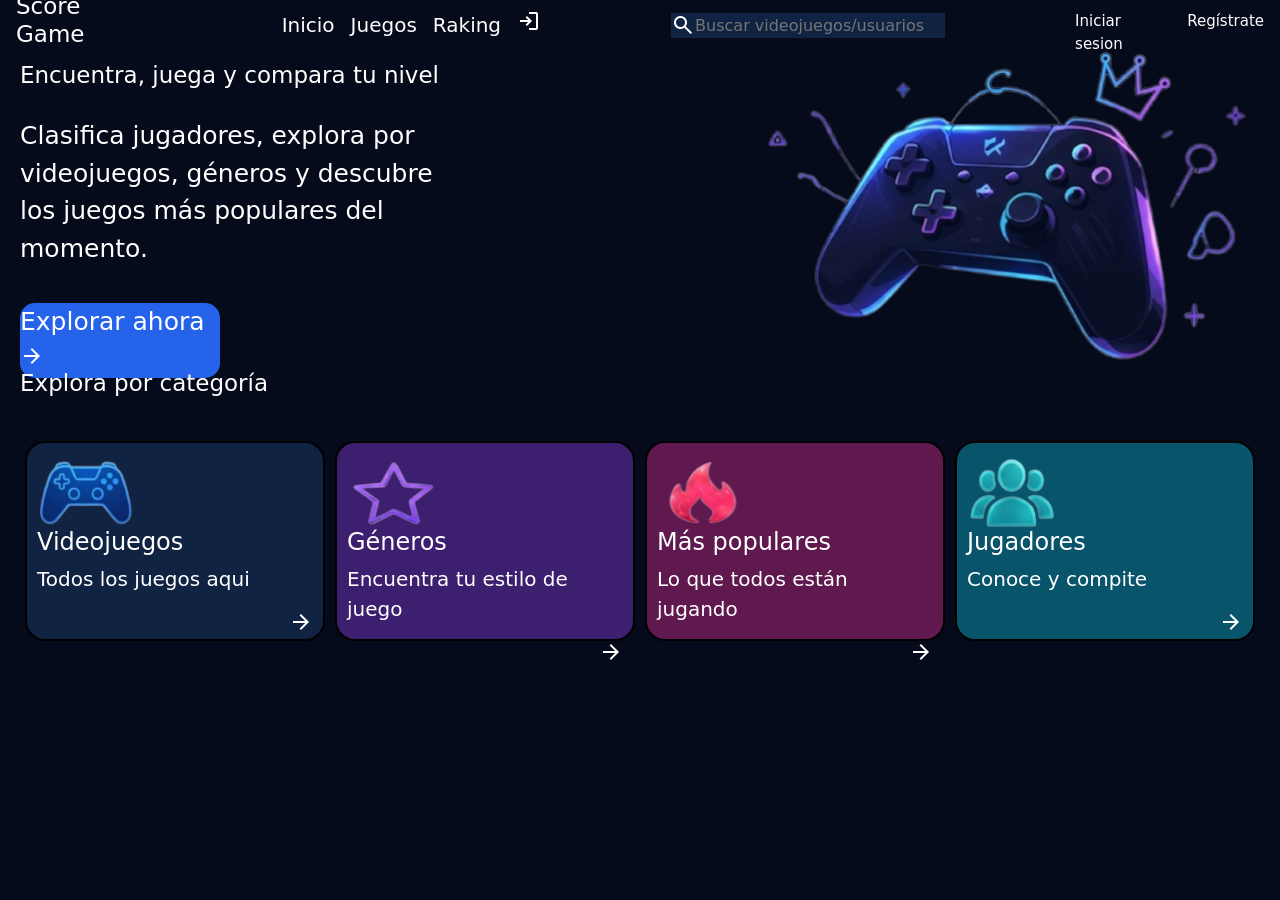
<file: index.html>
<!DOCTYPE html>
<html lang="en">
<head>
    <meta charset="UTF-8">
    <meta name="viewport" content="width=device-width, initial-scale=1.0">
    <title>Score Game</title>
    <link rel="stylesheet" href="https://fonts.googleapis.com/css2?family=Material+Symbols+Outlined:opsz,wght,FILL,GRAD@24,400,0,0" />
    <link href="https://cdn.jsdelivr.net/npm/bootstrap@5.3.8/dist/css/bootstrap.min.css" rel="stylesheet">
    <script src="https://cdn.jsdelivr.net/npm/bootstrap@5.3.8/dist/js/bootstrap.bundle.min.js"></script>
    <link rel="stylesheet" href="estilos.css">
</head>
<body>
    <header id="menu" class="d-flex align-items-center justify-content-between flex-row  p-3">
        <h2>Score Game</h2>
        <nav>
            <ul class="d-flex align-items-center list-unstyled m-0 gap-3">
                <li><a href="index.html">Inicio</a></li>
                <li><a href="#">Juegos</a></li>
                <li><a href="Ranking/indexRanking.html">Raking</a></li>
                <li class="nav-item"><a class="nav-link" data-bs-toggle="modal" data-bs-target="#myModalAdmin" href="#"><span class="material-symbols-outlined">login</span></a> </li>
            </ul>
        </nav>
        <section id="buscador">
            <span class="material-symbols-outlined">search</span>
            <input type="search" placeholder="Buscar videojuegos/usuarios" id="busca">
        </section>
        <section id="formularios">
            <a href="InicioSesion/indexSesion.html">Iniciar sesion</a>
            <a href="Registro/indexRegistro.html">Regístrate</a>
        </section>
    </header>

    <main>
        <section id="banner">
            <section id="banner-texto" >
                <h2>Encuentra, juega y compara tu nivel</h2>
                <p>Clasifica jugadores, explora por videojuegos, géneros y descubre los juegos más populares del momento.</p>
                <a href="Ranking/indexRanking.html " id="explorar">Explorar ahora <span class="material-symbols-outlined">arrow_forward</span></a>
            </section>
            <aside id="banner-imagen">
                <img src="control.png" alt="Control de videojuegos" height="350px" >
            </aside>
        </section>

        <section id="categorias">
            <h2>Explora por categoría</h2>
            <section id="lista-categorias">
                <article class="categoria" id="videojuego">
                    <img src="control chiquito.png" width="100px" height="75px">
                    <h4>Videojuegos</h4>
                    <p>Todos los juegos aqui</p>
                    <span class="material-symbols-outlined">arrow_forward</span>
                </article>
                <article class="categoria" id="generos">
                    <img src="estrella.png" width="90px" height="75px">
                    <h4>Géneros</h4>
                    <p>Encuentra tu estilo de juego</p>
                    <span class="material-symbols-outlined">arrow_forward</span>
                </article>
                <article class="categoria" id="populares">
                    <img src="fuego.png" width="90px" height="75px">
                    <h4>Más populares</h4>
                    <p>Lo que todos están jugando</p>
                    <span class="material-symbols-outlined">arrow_forward</span>
                </article>
                <article class="categoria" id="jugadores">
                    <img src="usuarios.png" width="90px" height="75px">
                    <h4>Jugadores</h4>
                    <p>Conoce y compite</p>
                    <span class="material-symbols-outlined">arrow_forward</span>
                </article>
            </section>
        </section>
    </main>

   <div class="modal  " id="myModalAdmin">
  <div class="modal-dialog">
    <div class="modal-content  modal_admin" >

      <!-- Modal Header -->
      <div class="modal-header">
        <h4 class="modal-title">iniciar sesion Admin</h4>
        <button type="button" class="btn-close" data-bs-dismiss="modal"></button>
      </div>

      <!-- Modal body -->
      <div class="modal-body">
       <form action="Admin/indexAdmin.html">
  <div class="mb-3 mt-3">
    <label for="email" class="form-label">Email:</label>
    <input type="email" class="form-control" id="email" placeholder="ejemplo:juanQgmail.com" name="email">
  </div>
  <div class="mb-3">
    <label for="pwd" class="form-label">Contrasena:</label>
    <input type="password" class="form-control" id="pwd" placeholder="introducir contraseña" name="pswd">
  </div>
  <div class="form-check mb-3">
    <label class="form-check-label">
      <input class="form-check-input" type="checkbox" name="remember"> recuerdame
    </label>
  </div>
  <button type="submit" class="btn btn-primary">Submit</button>
</form>
      </div>

      <!-- Modal footer -->
      <div class="modal-footer">
        <button type="button" class="btn btn-danger" data-bs-dismiss="modal">Close</button>
      </div>

    </div>
  </div>
</div>

</body>
</html>
</file>
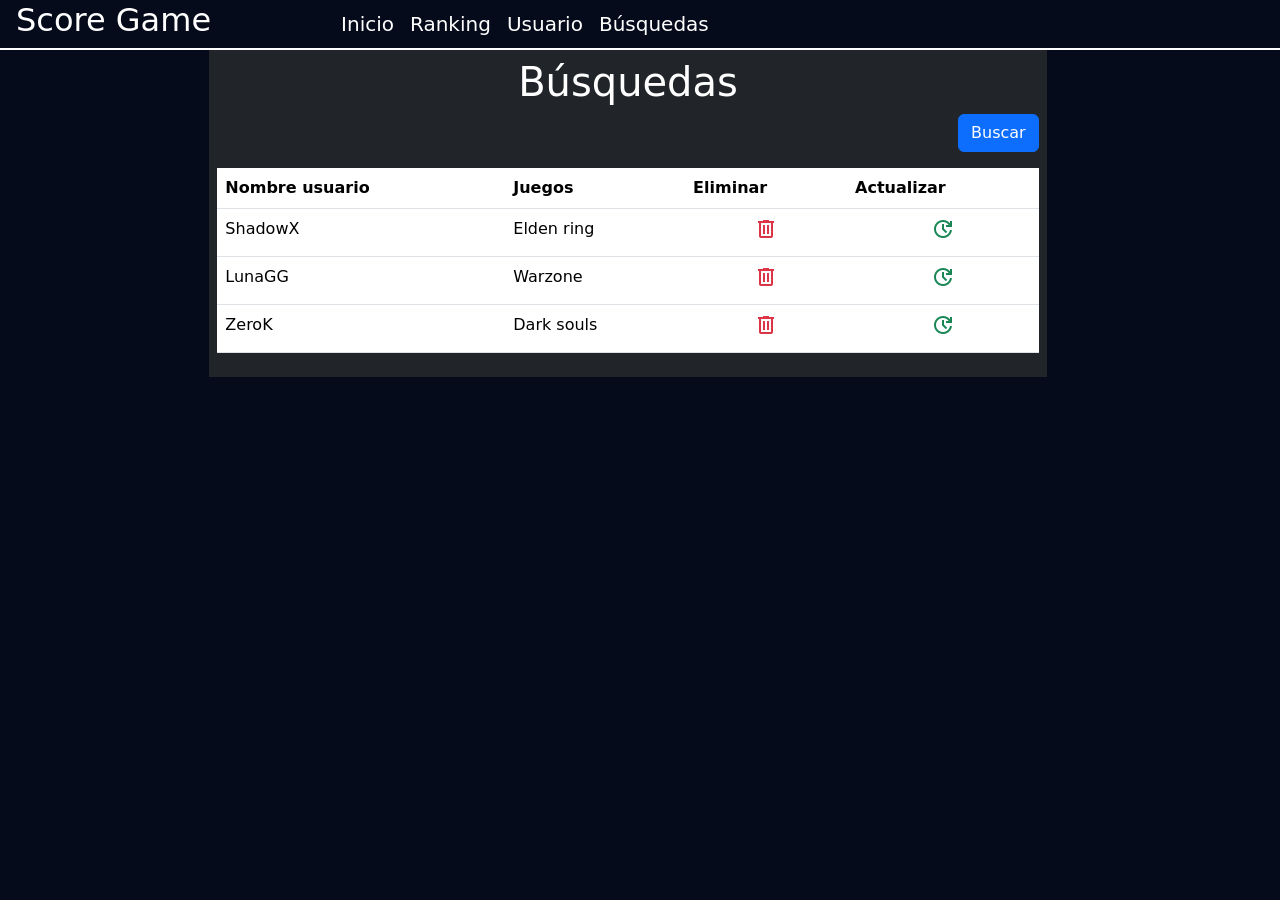
<file: Admin/busqueda.html>
<!DOCTYPE html>
<html lang="en">
<head>
    <meta charset="UTF-8">
    <meta name="viewport" content="width=device-width, initial-scale=1.0">
    <title>Busquedas</title>
 
    <link href="https://cdn.jsdelivr.net/npm/bootstrap@5.3.8/dist/css/bootstrap.min.css" rel="stylesheet">
    <!-- Latest compiled JavaScript -->
    <script src="https://cdn.jsdelivr.net/npm/bootstrap@5.3.8/dist/js/bootstrap.bundle.min.js"></script>
   
    <!--icono-->
    <link rel="stylesheet" href="https://fonts.googleapis.com/css2?family=Material+Symbols+Outlined:opsz,wght,FILL,GRAD@24,400,0,0" />
 
    <link rel="stylesheet" href="estilosAdmin.css">
</head>
<body>
    <header id="menu" class="d-flex align-items-center float-start  p-3">
        <a href="../index.html"><h2>Score Game</h2></a>
        <nav>
            <ul class="d-flex align-items-center list-unstyled m-0 gap-3">
                <li><a href="inicio.html">Inicio</a></li>
                <li><a href="rankig.html">Ranking</a></li>
                <li><a href="usuario.html">Usuario</a></li>
                <li><a href="busqueda.html">Búsquedas</a></li>
            </ul>
        </nav>
    </header>
 
    <main class="container-fluid row justify-content-center" style="margin-top: 80px;">
        <section class="col-sm-8 bg-dark p-2 ">
            <h1 class="text-center text-white">Búsquedas</h1>
            <article id="nuevoRegistro">
               <button type="button" class="btn btn-primary float-end mb-3" data-bs-toggle="modal" data-bs-target="#myModalNuevoBusquedas">
                Buscar
                </button>
            </article>
            <article id="tablaDatos">
                <table class="table table-hover">
                <thead>
                <tr>
                    <th>Nombre usuario</th>
                    <th>Juegos</th>
                    <th>Eliminar</th>
                    <th>Actualizar</th>
                </tr>
                </thead>
                <tbody>
                <tr>
                    <td>ShadowX</td>
                    <td>Elden ring</td>
                    <td class="text-center"><span class="text-danger material-symbols-outlined">delete</span></td>
                    <td class="text-center"><a data-bs-toggle="modal" data-bs-target="#myModalUpdate"><span class="text-success material-symbols-outlined">update</span></a></td>
                </tr>
                <tr>
                    <td>LunaGG</td>
                    <td>Warzone</td>
                    <td class="text-center"><span class="text-danger material-symbols-outlined">delete</span></td>
                    <td class="text-center"><a data-bs-toggle="modal" data-bs-target="#myModalUpdate"><span class="text-success material-symbols-outlined">update</span></a></td>
                </tr>
                <tr>
                    <td>ZeroK</td>
                    <td>Dark souls</td>
                    <td class="text-center"><span class="text-danger material-symbols-outlined">delete</span></td>
                    <td class="text-center"><a data-bs-toggle="modal" data-bs-target="#myModalUpdate"><span class="text-success material-symbols-outlined">update</span></a></td>
                </tr>
                </tbody>
                </table>
            </article>
        </section>
    </main>
    <!-- The Modal -->
    <div class="modal" id="myModalNuevoBusquedas">
    <div class="modal-dialog">
        <div class="modal-content bg-body-tertiary">
   
        <!-- Modal Header -->
        <div class="modal-header">
            <h4 class="modal-title">Buscar</h4>
            <button type="button" class="btn-close" data-bs-dismiss="modal"></button>
        </div>
   
        <!-- Modal body -->
        <div class="modal-body">
        <form action="indexAdmin.html">
    <div class="mb-3 mt-3">
        <label for="email" class="form-label">Jugador:</label>
        <input type="text" class="form-control" id="text" placeholder="ZeroK" name="name">
    </div>
    <div class="mb-3">
        <label for="email" class="form-label">Juegos:</label>
        <input type="email" class="form-control" id="text" placeholder="Dark souls" name="games">
    </div>
    <button type="submit" class="btn btn-primary">Agregar Búsqueda</button>
    </form>
        </div>
   
        <!-- Modal footer -->
        <div class="modal-footer">
            <button type="button" class="btn btn-danger" data-bs-dismiss="modal">Cerrar</button>
        </div>
   
        </div>
    </div>
    </div>
 
        <!-- The Modal -->
    <div class="modal" id="myModalUpdate">
    <div class="modal-dialog">
        <div class="modal-content bg-body-tertiary">
 
        <!-- Modal Header -->
        <div class="modal-header">
            <h4 class="modal-title">Actualizar Datos</h4>
            <button type="button" class="btn-close" data-bs-dismiss="modal"></button>
        </div>
 
        <!-- Modal body -->
        <div class="modal-body">
            <form action="indexAdmin.html">
    <div class="mb-3 mt-3">
        <label for="email" class="form-label">Nuevo Jugador:</label>
        <input type="text" class="form-control" id="text" placeholder="Cature Jugador" name="name">
    </div>
    <div class="mb-3">
        <label for="email" class="form-label">Nuevo Juego:</label>
        <input type="email" class="form-control" id="text" placeholder="Capture Juego" name="game">
    </div>
    <button type="submit" class="btn btn-primary">Guardar Actualizacion</button>
    </form>
        </div>
 
        <!-- Modal footer -->
        <div class="modal-footer">
            <button type="button" class="btn btn-danger" data-bs-dismiss="modal">Cerrar</button>
        </div>
 
        </div>
    </div>
    </div>
</body>
</html>
</file>
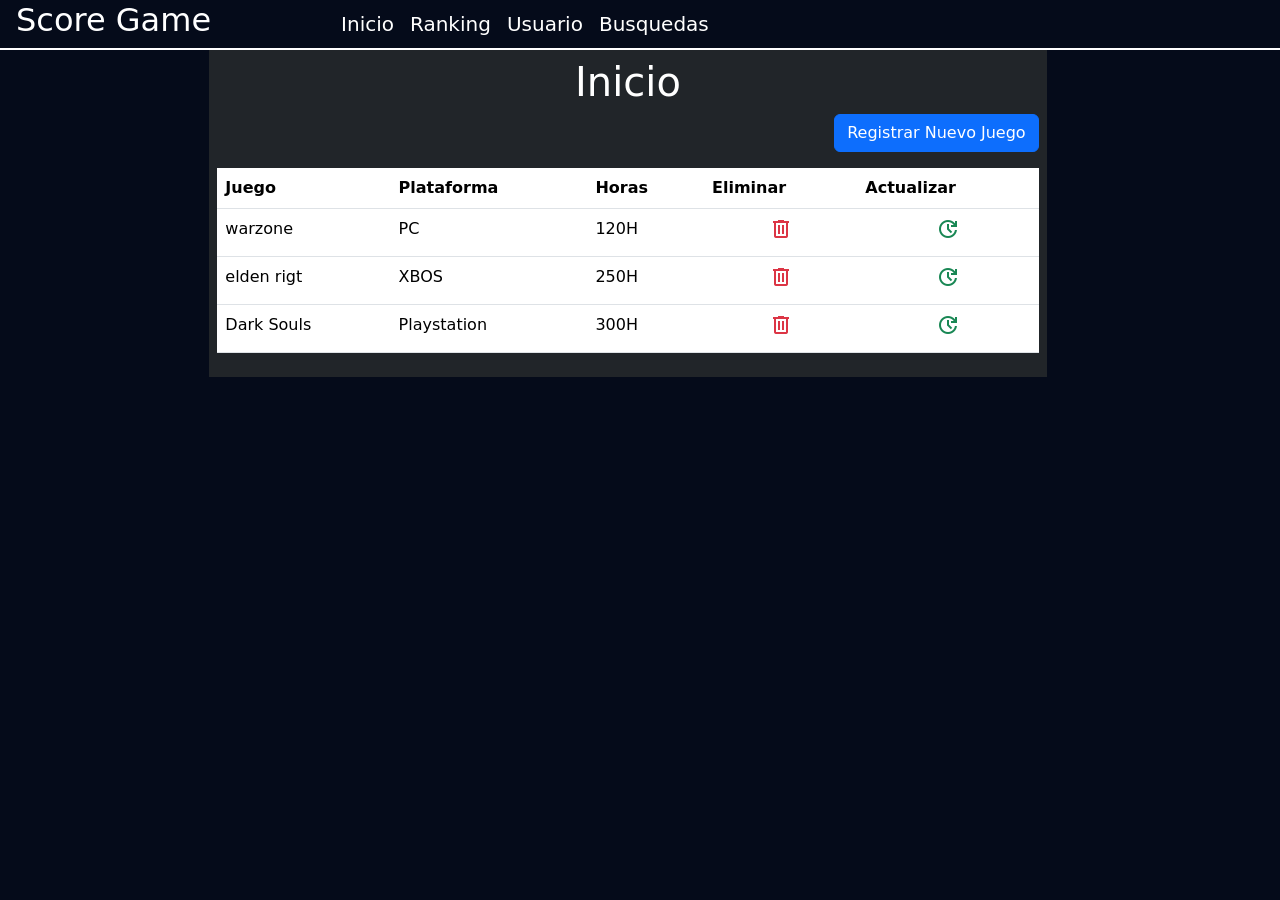
<file: Admin/inicio.html>
<!DOCTYPE html>
<html lang="en">
<head>
    <meta charset="UTF-8">
    <meta name="viewport" content="width=device-width, initial-scale=1.0">
    <title>Inicio</title>

    <link href="https://cdn.jsdelivr.net/npm/bootstrap@5.3.8/dist/css/bootstrap.min.css" rel="stylesheet">
    <!-- Latest compiled JavaScript -->
    <script src="https://cdn.jsdelivr.net/npm/bootstrap@5.3.8/dist/js/bootstrap.bundle.min.js"></script>
   
    <!--icono-->
    <link rel="stylesheet" href="https://fonts.googleapis.com/css2?family=Material+Symbols+Outlined:opsz,wght,FILL,GRAD@24,400,0,0" />

    <link rel="stylesheet" href="estilosAdmin.css">
</head>
<body>
    <header id="menu" class="d-flex align-items-center float-start  p-3">
        <a href="../index.html"><h2>Score Game</h2></a>
        <nav>
            <ul class="d-flex align-items-center list-unstyled m-0 gap-3">
                <li><a href="inicio.html">Inicio</a></li>
                <li><a href="rankig.html">Ranking</a></li>
                <li><a href="usuario.html">Usuario</a></li>
                <li><a href="busqueda.html">Busquedas</a></li>
            </ul>
        </nav>
    </header>

    <main class="container-fluid row justify-content-center" style="margin-top: 80px;">
        <section class="col-sm-8 bg-dark p-2 ">
            <h1 class="text-center text-white">Inicio</h1>
            <article id="nuevoRegistro">
               <button type="button" class="btn btn-primary float-end mb-3" data-bs-toggle="modal" data-bs-target="#myModalNuevoInicio">
                Registrar Nuevo Juego
                </button>
            </article>
            <article id="tablaDatos">
                <table class="table table-hover">
                <thead>
                <tr>
                    <th>Juego</th>
                    <th>Plataforma</th>
                    <th>Horas</th>
                    <th>Eliminar</th>
                    <th>Actualizar</th>
                </tr>
                </thead>
                <tbody>
                <tr>
                    <td>warzone</td>
                    <td>PC</td>
                    <td>120H</td>
                    <td class="text-center"><span class="text-danger material-symbols-outlined">delete</span></td>
                    <td class="text-center"><a data-bs-toggle="modal" data-bs-target="#myModalUpdate"><span class="text-success material-symbols-outlined">update</span></a></td>
                </tr>
                <tr>
                    <td>elden rigt</td>
                    <td>XBOS</td>
                    <td>250H</td>
                    <td class="text-center"><span class="text-danger material-symbols-outlined">delete</span></td>
                    <td class="text-center"><a data-bs-toggle="modal" data-bs-target="#myModalUpdate"><span class="text-success material-symbols-outlined">update</span></a></td>
                </tr>
                <tr>
                    <td>Dark Souls</td>
                    <td>Playstation</td>
                    <td>300H</td>
                    <td class="text-center"><span class="text-danger material-symbols-outlined">delete</span></td>
                    <td class="text-center"><a data-bs-toggle="modal" data-bs-target="#myModalUpdate"><span class="text-success material-symbols-outlined">update</span></a></td>
                </tr>
                </tbody>
                </table>
            </article>
        </section>
    </main>
    <!-- The Modal -->
    <div class="modal" id="myModalNuevoInicio">
    <div class="modal-dialog">
        <div class="modal-content bg-success">
    
        <!-- Modal Header -->
        <div class="modal-header">
            <h4 class="modal-title">introducir juego</h4>
            <button type="button" class="btn-close" data-bs-dismiss="modal"></button>
        </div>
    
        <!-- Modal body -->
        <div class="modal-body">
        <form action="indexAdmin.html">
    <div class="mb-3 mt-3">
        <label for="email" class="form-label">Plataforma:</label>
        <input type="text" class="form-control" id="text" placeholder="captura la plataforma" name="name">
    </div>
    <div class="mb-3">
        <label for="email" class="form-label">Jego:</label>
        <input type="email" class="form-control" id="email" placeholder="FC26" name="email">
    </div>
    
    <button type="submit" class="btn btn-primary">Agregar</button>
    </form>
        </div>
    
        <!-- Modal footer -->
        <div class="modal-footer">
            <button type="button" class="btn btn-danger" data-bs-dismiss="modal">Close</button>
        </div>
    
        </div>
    </div>
    </div>

        <!-- The Modal -->
    <div class="modal" id="myModalUpdate">
    <div class="modal-dialog">
        <div class="modal-content bg-success">

        <!-- Modal Header -->
        <div class="modal-header">
            <h4 class="modal-title">Actualizar Datos</h4>
            <button type="button" class="btn-close" data-bs-dismiss="modal"></button>
        </div>

        <!-- Modal body -->
        <div class="modal-body">
            <form action="indexAdmin.html">
    <div class="mb-3 mt-3">
        <label for="email" class="form-label">Nuevo Nombre:</label>
        <input type="text" class="form-control" id="text" placeholder="Cature Nombre" name="name">
    </div>
    <div class="mb-3">
        <label for="email" class="form-label">Nuevo Correo:</label>
        <input type="email" class="form-control" id="email" placeholder="Capture a@g.com" name="email">
    </div>
    <div class="mb-3 mt-3">
        
        <label for="pwd" class="form-label">Nueva Contraseña:</label>
        <input type="password" class="form-control" id="text" placeholder="Capture Contraseña" name="apellido">
    </div>
    <button type="submit" class="btn btn-primary">Guardar Actualizacion</button>
    </form>
        </div>

        <!-- Modal footer -->
        <div class="modal-footer">
            <button type="button" class="btn btn-danger" data-bs-dismiss="modal">Close</button>
        </div>

        </div>
    </div>
    </div>
</body>
</html>
</file>
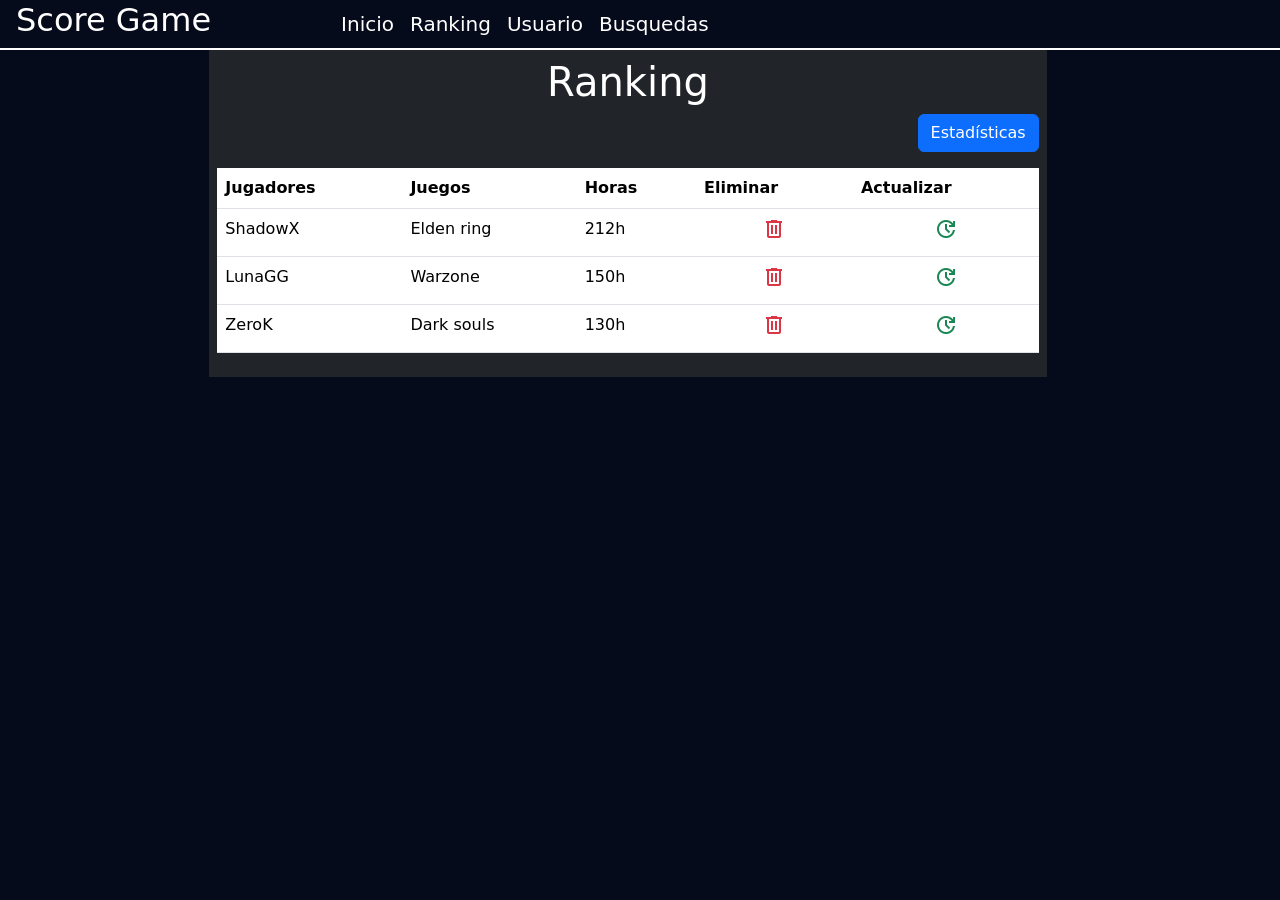
<file: Admin/rankig.html>
<!DOCTYPE html>
<html lang="en">
<head>
    <meta charset="UTF-8">
    <meta name="viewport" content="width=device-width, initial-scale=1.0">
    <title>Ranking</title>

    <link href="https://cdn.jsdelivr.net/npm/bootstrap@5.3.8/dist/css/bootstrap.min.css" rel="stylesheet">
    <!-- Latest compiled JavaScript -->
    <script src="https://cdn.jsdelivr.net/npm/bootstrap@5.3.8/dist/js/bootstrap.bundle.min.js"></script>
   
    <!--icono-->
    <link rel="stylesheet" href="https://fonts.googleapis.com/css2?family=Material+Symbols+Outlined:opsz,wght,FILL,GRAD@24,400,0,0" />

    <link rel="stylesheet" href="estilosAdmin.css">
</head>
<body>
    <header id="menu" class="d-flex align-items-center float-start  p-3">
        <a href="../index.html"><h2>Score Game</h2></a>
        <nav>
            <ul class="d-flex align-items-center list-unstyled m-0 gap-3">
                <li><a href="inicio.html">Inicio</a></li>
                <li><a href="rankig.html">Ranking</a></li>
                <li><a href="usuario.html">Usuario</a></li>
                <li><a href="busqueda.html">Busquedas</a></li>
            </ul>
        </nav>
    </header>

    <main class="container-fluid row justify-content-center" style="margin-top: 80px;">
        <section class="col-sm-8 bg-dark p-2 ">
            <h1 class="text-center text-white">Ranking</h1>
            <article id="nuevoRegistro">
               <button type="button" class="btn btn-primary float-end mb-3" data-bs-toggle="modal" data-bs-target="#myModalNuevoRanking">
                Estadísticas
                </button>
            </article>
            <article id="tablaDatos">
                <table class="table table-hover">
                <thead>
                <tr>
                    <th>Jugadores</th>
                    <th>Juegos</th>
                    <th>Horas</th>
                    <th>Eliminar</th>
                    <th>Actualizar</th>
                </tr>
                </thead>
                <tbody>
                <tr>
                    <td>ShadowX</td>
                    <td>Elden ring</td>
                    <td>212h</td>
                    <td class="text-center"><span class="text-danger material-symbols-outlined">delete</span></td>
                    <td class="text-center"><a data-bs-toggle="modal" data-bs-target="#myModalUpdate"><span class="text-success material-symbols-outlined">update</span></a></td>
                </tr>
                <tr>
                    <td>LunaGG</td>
                    <td>Warzone</td>
                    <td>150h</td>
                    <td class="text-center"><span class="text-danger material-symbols-outlined">delete</span></td>
                    <td class="text-center"><a data-bs-toggle="modal" data-bs-target="#myModalUpdate"><span class="text-success material-symbols-outlined">update</span></a></td>
                </tr>
                <tr>
                    <td>ZeroK</td>
                    <td>Dark souls</td>
                    <td>130h</td>
                    <td class="text-center"><span class="text-danger material-symbols-outlined">delete</span></td>
                    <td class="text-center"><a data-bs-toggle="modal" data-bs-target="#myModalUpdate"><span class="text-success material-symbols-outlined">update</span></a></td>
                </tr>
                </tbody>
                </table>
            </article>
        </section>
    </main>
    <!-- The Modal -->
    <div class="modal" id="myModalNuevoRanking">
    <div class="modal-dialog">
        <div class="modal-content bg-info-subtle">
    
        <!-- Modal Header -->
        <div class="modal-header">
            <h4 class="modal-title">Estadísticas</h4>
            <button type="button" class="btn-close" data-bs-dismiss="modal"></button>
        </div>
    
        <!-- Modal body -->
        <div class="modal-body">
        <form action="indexAdmin.html">
    <div class="mb-3 mt-3">
        <label for="email" class="form-label">Jugador:</label>
        <input type="text" class="form-control" id="text" placeholder="ZeroK" name="name">
    </div>
    <div class="mb-3">
        <label for="email" class="form-label">Juegos:</label>
        <input type="email" class="form-control" id="text" placeholder="Dark souls" name="games">
    </div>
    <div class="mb-3 mt-3">
        
        <label for="pwd" class="form-label">Horas:</label>
        <input type="password" class="form-control" id="text" placeholder="130h" name="horas">
    </div>
    <button type="submit" class="btn btn-primary">Agregar</button>
    </form>
        </div>
    
        <!-- Modal footer -->
        <div class="modal-footer">
            <button type="button" class="btn btn-danger" data-bs-dismiss="modal">Cerrar</button>
        </div>
    
        </div>
    </div>
    </div>

        <!-- The Modal -->
    <div class="modal" id="myModalUpdate">
    <div class="modal-dialog">
        <div class="modal-content bg-info-subtle">

        <!-- Modal Header -->
        <div class="modal-header">
            <h4 class="modal-title">Actualizar Datos</h4>
            <button type="button" class="btn-close" data-bs-dismiss="modal"></button>
        </div>

        <!-- Modal body -->
        <div class="modal-body">
            <form action="indexAdmin.html">
    <div class="mb-3 mt-3">
        <label for="email" class="form-label">Nuevo Jugador:</label>
        <input type="text" class="form-control" id="text" placeholder="Cature Jugador" name="name">
    </div>
    <div class="mb-3">
        <label for="email" class="form-label">Nuevo Juego:</label>
        <input type="email" class="form-control" id="text" placeholder="Capture Juego" name="games">
    </div>
    <div class="mb-3 mt-3">
        
        <label for="pwd" class="form-label">Horas Actualizadas:</label>
        <input type="password" class="form-control" id="text" placeholder="Capture Horas" name="horas">
    </div>
    <button type="submit" class="btn btn-primary">Guardar Actualizacion</button>
    </form>
        </div>

        <!-- Modal footer -->
        <div class="modal-footer">
            <button type="button" class="btn btn-danger" data-bs-dismiss="modal">Cerrar</button>
        </div>

        </div>
    </div>
    </div>
</body>
</html>
</file>
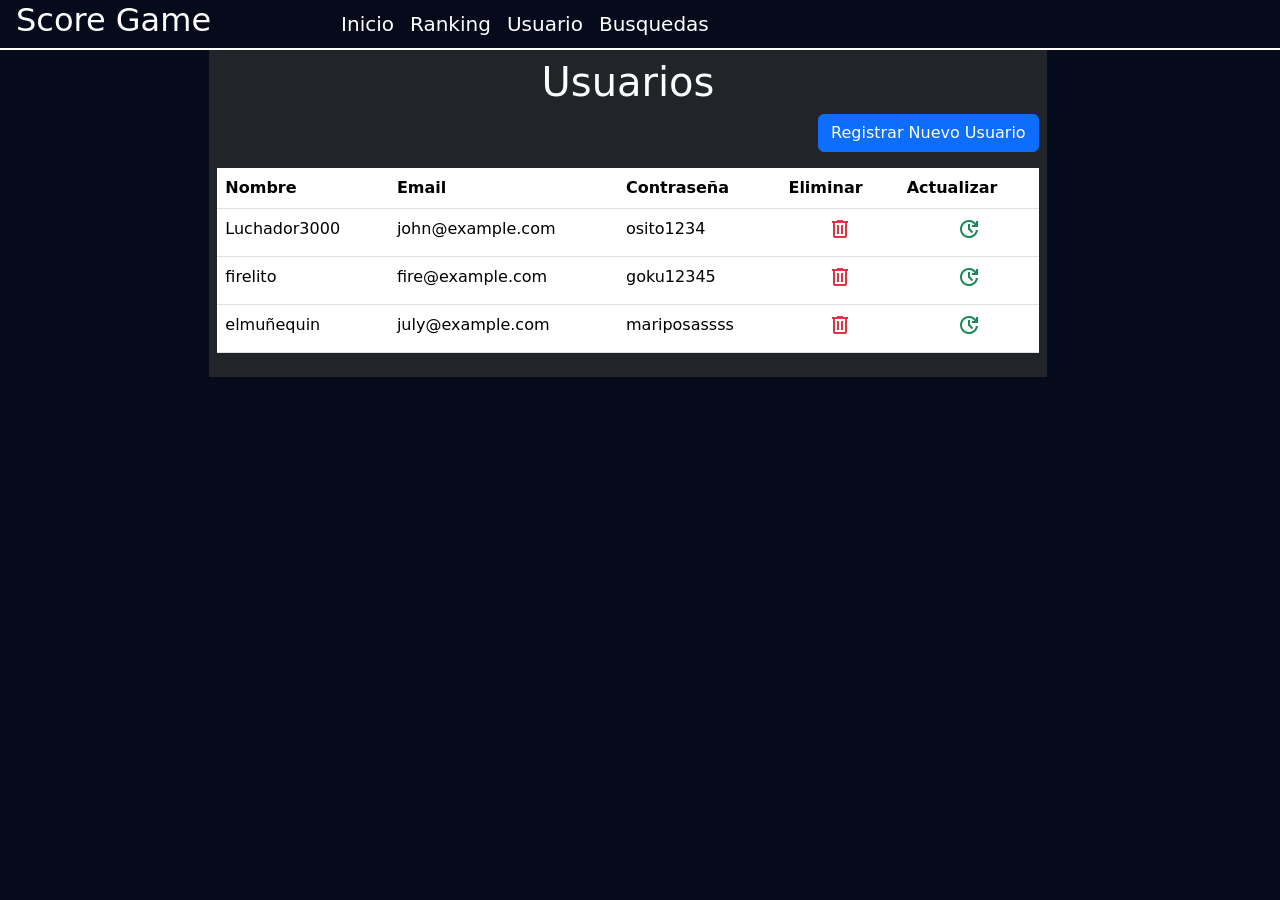
<file: Admin/usuario.html>
<!DOCTYPE html>
<html lang="en">
<head>
    <meta charset="UTF-8">
    <meta name="viewport" content="width=device-width, initial-scale=1.0">
    <title>Admin Usuario</title>

    <link href="https://cdn.jsdelivr.net/npm/bootstrap@5.3.8/dist/css/bootstrap.min.css" rel="stylesheet">
    <!-- Latest compiled JavaScript -->
    <script src="https://cdn.jsdelivr.net/npm/bootstrap@5.3.8/dist/js/bootstrap.bundle.min.js"></script>
   
    <!--icono-->
    <link rel="stylesheet" href="https://fonts.googleapis.com/css2?family=Material+Symbols+Outlined:opsz,wght,FILL,GRAD@24,400,0,0" />

    <link rel="stylesheet" href="estilosAdmin.css">
</head>
<body>
    <header id="menu" class="d-flex align-items-center float-start  p-3">
        <a href="../index.html"><h2>Score Game</h2></a>
        <nav>
            <ul class="d-flex align-items-center list-unstyled m-0 gap-3">
                <li><a href="inicio.html">Inicio</a></li>
                <li><a href="rankig.html">Ranking</a></li>
                <li><a href="usuario.html">Usuario</a></li>
                <li><a href="busqueda.html">Busquedas</a></li>
            </ul>
        </nav>
    </header>

    <main class="container-fluid row justify-content-center" style="margin-top: 80px;">
        <section class="col-sm-8 bg-dark p-2 ">
            <h1 class="text-center text-white">Usuarios</h1>
            <article id="nuevoRegistro">
               <button type="button" class="btn btn-primary float-end mb-3" data-bs-toggle="modal" data-bs-target="#myModalNuevoUsuario">
                Registrar Nuevo Usuario
                </button>
            </article>
            <article id="tablaDatos">
                <table class="table table-hover">
                <thead>
                <tr>
                    <th>Nombre</th>
                    <th>Email</th>
                    <th>Contraseña</th>
                    <th>Eliminar</th>
                    <th>Actualizar</th>
                </tr>
                </thead>
                <tbody>
                <tr>
                    <td>Luchador3000</td>
                    <td>john@example.com</td>
                    <td>osito1234</td>
                    <td class="text-center"><span class="text-danger material-symbols-outlined">delete</span></td>
                    <td class="text-center"><a data-bs-toggle="modal" data-bs-target="#myModalUpdate"><span class="text-success material-symbols-outlined">update</span></a></td>
                </tr>
                <tr>
                    <td>firelito</td>
                    <td>fire@example.com</td>
                    <td>goku12345</td>
                    <td class="text-center"><span class="text-danger material-symbols-outlined">delete</span></td>
                    <td class="text-center"><a data-bs-toggle="modal" data-bs-target="#myModalUpdate"><span class="text-success material-symbols-outlined">update</span></a></td>
                </tr>
                <tr>
                    <td>elmuñequin</td>
                    <td>july@example.com</td>
                    <td>mariposassss</td>
                    <td class="text-center"><span class="text-danger material-symbols-outlined">delete</span></td>
                    <td class="text-center"><a data-bs-toggle="modal" data-bs-target="#myModalUpdate"><span class="text-success material-symbols-outlined">update</span></a></td>
                </tr>
                </tbody>
                </table>
            </article>
        </section>
    </main>
    <!-- The Modal -->
    <div class="modal" id="myModalNuevoUsuario">
    <div class="modal-dialog">
        <div class="modal-content bg-success">
    
        <!-- Modal Header -->
        <div class="modal-header">
            <h4 class="modal-title">iniciar sesion</h4>
            <button type="button" class="btn-close" data-bs-dismiss="modal"></button>
        </div>
    
        <!-- Modal body -->
        <div class="modal-body">
        <form action="indexAdmin.html">
    <div class="mb-3 mt-3">
        <label for="email" class="form-label">Nombre:</label>
        <input type="text" class="form-control" id="text" placeholder="Cature Nombre" name="name">
    </div>
    <div class="mb-3">
        <label for="email" class="form-label">Correo:</label>
        <input type="email" class="form-control" id="email" placeholder="Capture a@g.com" name="email">
    </div>
    <div class="mb-3 mt-3">
        
        <label for="pwd" class="form-label">Contraseña:</label>
        <input type="password" class="form-control" id="text" placeholder="Capture Contraseña" name="apellido">
    </div>
    <button type="submit" class="btn btn-primary">Agregar</button>
    </form>
        </div>
    
        <!-- Modal footer -->
        <div class="modal-footer">
            <button type="button" class="btn btn-danger" data-bs-dismiss="modal">Close</button>
        </div>
    
        </div>
    </div>
    </div>

        <!-- The Modal -->
    <div class="modal" id="myModalUpdate">
    <div class="modal-dialog">
        <div class="modal-content bg-success">

        <!-- Modal Header -->
        <div class="modal-header">
            <h4 class="modal-title">Actualizar Datos</h4>
            <button type="button" class="btn-close" data-bs-dismiss="modal"></button>
        </div>

        <!-- Modal body -->
        <div class="modal-body">
            <form action="indexAdmin.html">
    <div class="mb-3 mt-3">
        <label for="email" class="form-label">Nuevo Nombre:</label>
        <input type="text" class="form-control" id="text" placeholder="Cature Nombre" name="name">
    </div>
    <div class="mb-3">
        <label for="email" class="form-label">Nuevo Correo:</label>
        <input type="email" class="form-control" id="email" placeholder="Capture a@g.com" name="email">
    </div>
    <div class="mb-3 mt-3">
        
        <label for="pwd" class="form-label">Nueva Contraseña:</label>
        <input type="password" class="form-control" id="text" placeholder="Capture Contraseña" name="apellido">
    </div>
    <button type="submit" class="btn btn-primary">Guardar Actualizacion</button>
    </form>
        </div>

        <!-- Modal footer -->
        <div class="modal-footer">
            <button type="button" class="btn btn-danger" data-bs-dismiss="modal">Close</button>
        </div>

        </div>
    </div>
    </div>
</body>
</html>
</file>
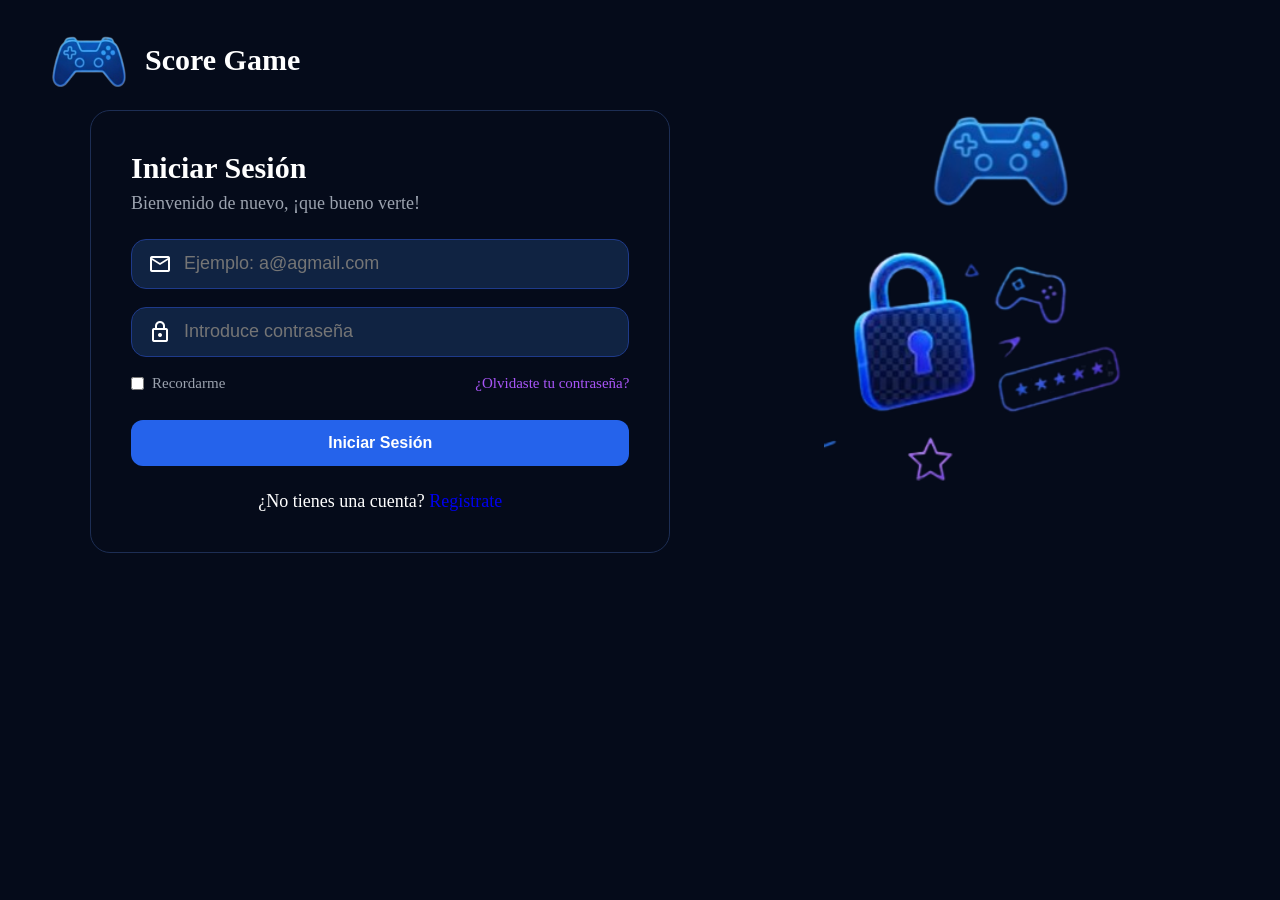
<file: InicioSesion/indexSesion.html>
<!DOCTYPE html>
<html lang="en">
<head>
    <meta charset="UTF-8">
    <meta name="viewport" content="width=device-width, initial-scale=1.0">
    <title>Iniciar sesion</title>
    <link rel="stylesheet" href="estilosSesion.css">
    <link rel="stylesheet" href="https://fonts.googleapis.com/css2?family=Material+Symbols+Outlined:opsz,wght,FILL,GRAD@24,400,0,0" />
</head>
<body>
    <header>
        <img src="img/control chiquito.png" width="80px" height="60px">
        <a href="../index.html"><h2>Score Game</h2></a>
    </header>

    <main>
        <section id="formUsuario">
            <section class="encabezado-form">
                <h2>Iniciar Sesión</h2>
                <p>Bienvenido de nuevo, ¡que bueno verte!</p>
            </section>
            <form >
                <Section id="gm" class="form">
                    <span class="material-symbols-outlined">mail</span>
                    <input type="email" id="email" placeholder="Ejemplo: a@agmail.com" >
                </Section>
                <Section id="pw" class="form">
                    <span class="material-symbols-outlined">lock</span>
                    <input type="password" id="contrasena" placeholder="Introduce contraseña" minlength="9" maxlength="9">
                    
                </Section>

                <section class="opciones-extras">
                    <label class="recordar">
                        <input type="checkbox" id="recordarme"> Recordarme
                    </label>
                    <a href="#" class="olvido-pass">¿Olvidaste tu contraseña?</a>
                </section>

                <button type="submit" class="btn-sesion" onclick="iniciarSesion();">Iniciar Sesión</button>
            </form>


            <p class="enlace-login">
                ¿No tienes una cuenta? <a href="../Registro/indexRegistro.html">Registrate</a>
            </p>
        </section>

        <section id="imagenFormUsuario">
            <img src="img/inicio sesion.png" >
        </section>
    </main>
    <script src="form.js"></script>
</body>
</html>
</file>
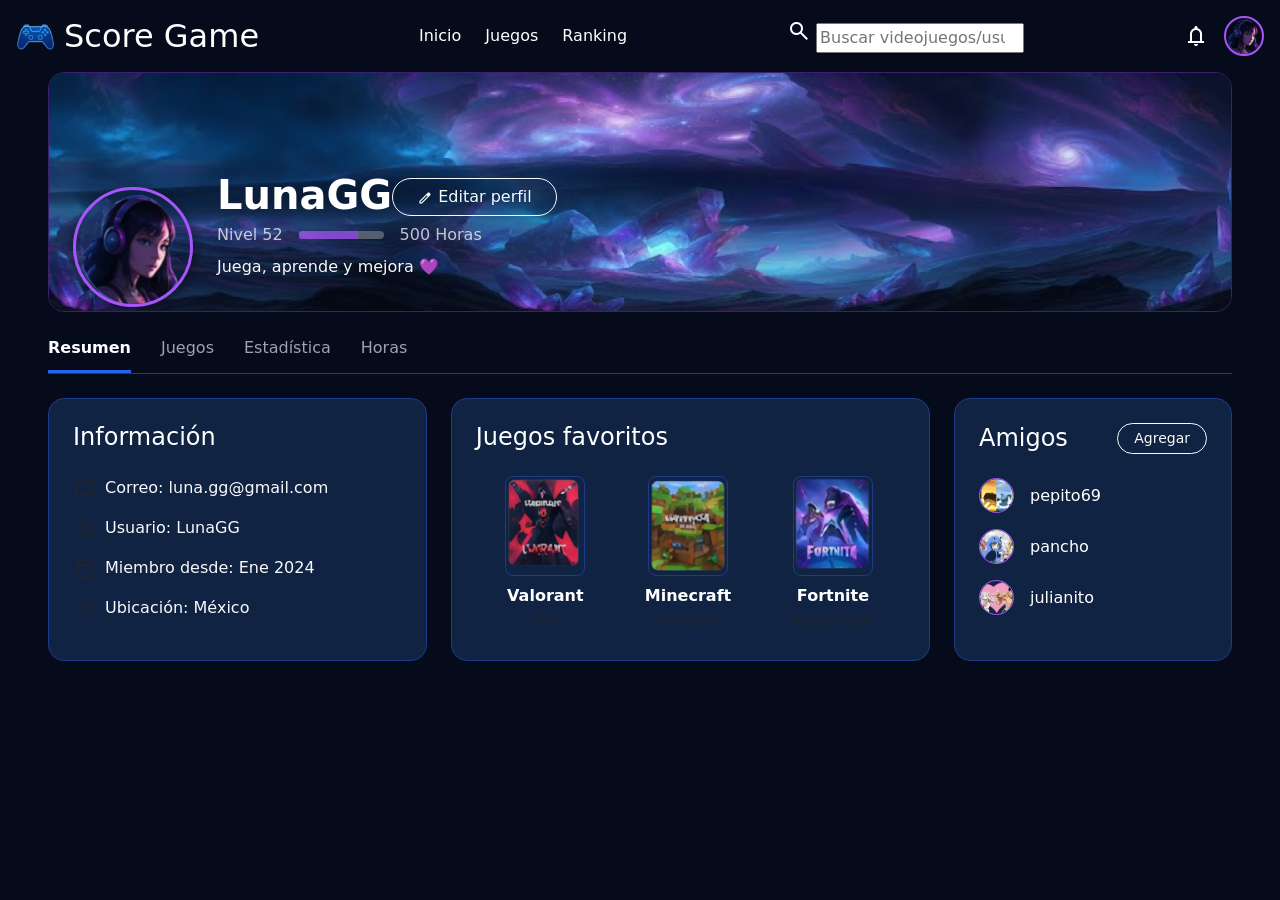
<file: Perfil/indexPerfil.html>
<!DOCTYPE html>
<html lang="es">
<head>
    <meta charset="UTF-8">
    <meta name="viewport" content="width=device-width, initial-scale=1.0">
    <title>Perfil - Score Game</title>
    <link rel="stylesheet" href="https://fonts.googleapis.com/css2?family=Material+Symbols+Outlined:opsz,wght,FILL,GRAD@24,400,0,0" />
    <link href="https://cdn.jsdelivr.net/npm/bootstrap@5.3.8/dist/css/bootstrap.min.css" rel="stylesheet">
    <script src="https://cdn.jsdelivr.net/npm/bootstrap@5.3.8/dist/js/bootstrap.bundle.min.js"></script>
    <link rel="stylesheet" href="estilosPerfil.css">
</head>
<body>

    <header id="menu" class="d-flex align-items-center justify-content-between flex-row p-3">
        <div class="d-flex align-items-center gap-2">
            <img src="img/control chiquito.png" width="40px" height="30px">
            <h2 class="text-white m-0">Score Game</h2>
        </div>
        <nav>
            <ul class="d-flex align-items-center list-unstyled m-0 gap-4">
                <li><a href="../index.html" class="menu-link">Inicio</a></li>
                <li><a href="#" class="menu-link">Juegos</a></li>
                <li><a href="../Ranking/indexRanking.html" class="menu-link">Ranking</a></li>
            </ul>
        </nav>
        <section id="buscador">
            <span class="material-symbols-outlined">search</span>
            <input type="search" placeholder="Buscar videojuegos/usuarios" id="busca">
        </section>
        <section class="d-flex align-items-center gap-3">
            <span class="material-symbols-outlined text-white" style="cursor: pointer;">notifications</span>
            <img src="img/perfil.png" class="rounded-circle" width="40" height="40" style="object-fit: cover; border: 2px solid #A855F7;">
        </section>
    </header>

    <main class="container-fluid px-5">
        <section id="banner-perfil" class="position-relative p-4 rounded-4 mb-4 overflow-hidden">
            <img src="img/fondo.png" alt="Fondo Banner" class="w-100 h-100 position-absolute top-0 start-0 object-fit-cover">
            
            <div class="d-flex align-items-end gap-4 h-100 flex-wrap position-relative" style="z-index: 2;">
                <img src="img/perfil.png" alt="Avatar" class="avatar-grande rounded-circle">
                <div class="info-usuario-banner flex-grow-1 pb-2">
                    <div class="d-flex justify-content-between align-items-center">
                        <h1 class="text-white fw-bold mb-1">LunaGG</h1>
                        
                        <button class="btn btn-outline-light rounded-pill px-4" data-bs-toggle="modal" data-bs-target="#modalEditarPerfil">
                            <span class="material-symbols-outlined align-middle fs-6">edit</span> Editar perfil
                        </button>
                    </div>
                    <div class="d-flex align-items-center gap-3 text-light opacity-75 mb-2">
                        <span>Nivel 52</span>
                        <div class="progress w-25 bg-secondary" style="height: 8px;">
                            <div class="progress-bar bg-purple" role="progressbar" style="width: 70%; background-color: #A855F7;"></div>
                        </div>
                        <span>500 Horas</span>
                    </div>
                    <p class="text-light m-0">Juega, aprende y mejora 💜</p>
                </div>
            </div>
        </section>

        <nav class="nav-perfil mb-4">
            <a href="#" class="active">Resumen</a>
            <a href="#">Juegos</a>
            <a href="#">Estadística</a>
            <a href="#">Horas</a>
        </nav>

        <section class="row g-4">
            <article class="col-md-4">
                <div class="tarjeta-perfil p-4 rounded-4 h-100">
                    <h4 class="text-white mb-4">Información</h4>
                    <ul class="list-unstyled d-flex flex-column gap-3 text-light">
                        <li class="d-flex align-items-center gap-2"><span class="material-symbols-outlined text-muted">mail</span> Correo: luna.gg@gmail.com</li>
                        <li class="d-flex align-items-center gap-2"><span class="material-symbols-outlined text-muted">person</span> Usuario: LunaGG</li>
                        <li class="d-flex align-items-center gap-2"><span class="material-symbols-outlined text-muted">calendar_today</span> Miembro desde: Ene 2024</li>
                        <li class="d-flex align-items-center gap-2"><span class="material-symbols-outlined text-muted">location_on</span> Ubicación: México</li>
                    </ul>
                </div>
            </article>

            <!-- Juegos favoritos -->
            <article class="col-md-5">
                <div class="tarjeta-perfil p-4 rounded-4 h-100" style="cursor: pointer;" data-bs-toggle="modal" data-bs-target="#modalRegistrarJuego">
                    <h4 class="text-white mb-4">Juegos favoritos</h4>
                    <div class="d-flex justify-content-around text-center">
                        <div>
                            <img src="img/juego1.png" alt="Valorant" class="rounded-3 mb-2 juego-fav-img">
                            <span class="text-white fw-bold d-block">Valorant</span>
                            <small class="text-muted">FPS</small>
                        </div>
                        <div>
                            <img src="img/juego2.png" alt="Minecraft" class="rounded-3 mb-2 juego-fav-img">
                            <span class="text-white fw-bold d-block">Minecraft</span>
                            <small class="text-muted">Aventura</small>
                        </div>
                        <div>
                            <img src="img/juego3.png" alt="Fortnite" class="rounded-3 mb-2 juego-fav-img">
                            <span class="text-white fw-bold d-block">Fortnite</span>
                            <small class="text-muted">Battle Royal</small>
                        </div>
                    </div>
                </div>
            </article>

            <!-- Amigos -->
            <article class="col-md-3">
                <div class="tarjeta-perfil p-4 rounded-4 h-100">
                    <div class="d-flex justify-content-between align-items-center mb-4">
                        <h4 class="text-white m-0">Amigos</h4>
                        <button class="btn btn-outline-light btn-sm rounded-pill px-3" data-bs-toggle="modal" data-bs-target="#modalAgregarUsuario">Agregar</button>
                    </div>
                    <ul class="list-unstyled d-flex flex-column gap-3">
                        <li class="d-flex align-items-center gap-3">
                            <img src="img/u1.png" alt="pepito69" class="rounded-circle" width="35" height="35" style="object-fit: cover; border: 1px solid #A855F7;">
                            <span class="text-white">pepito69</span>
                        </li>
                        <li class="d-flex align-items-center gap-3">
                            <img src="img/u2.png" alt="pancho" class="rounded-circle" width="35" height="35" style="object-fit: cover; border: 1px solid #A855F7;">
                            <span class="text-white">pancho</span>
                        </li>
                        <li class="d-flex align-items-center gap-3">
                            <img src="img/u3.png" alt="julianito" class="rounded-circle" width="35" height="35" style="object-fit: cover; border: 1px solid #A855F7;">
                            <span class="text-white">julianito</span>
                        </li>
                    </ul>
                </div>
            </article>
        </section>
    </main>

    <!-- MODAL EDITAR PERFIL -->
    <div class="modal fade" id="modalEditarPerfil">
        <div class="modal-dialog modal-lg modal-dialog-centered">
            <div class="modal-content bg-dark text-white border border-primary p-2">
                <div class="modal-header border-bottom border-secondary">
                    <h5 class="modal-title fw-bold">Editar Perfil</h5>
                    <button type="button" class="btn-close btn-close-white" data-bs-dismiss="modal" aria-label="Close"></button>
                </div>
                <div class="modal-body d-flex gap-4 align-items-center">
                    <div class="d-flex flex-column align-items-center justify-content-center border-end border-secondary pe-4" style="width: 35%;">
                        <img src="img/perfil.png" class="rounded-circle mb-3" width="110" height="110" style="object-fit: cover; border: 2px solid #A855F7;">
                        <button class="btn btn-outline-light rounded-pill btn-sm px-3">Cambiar foto</button>
                    </div>
                    <div class="flex-grow-1">
                        <form>
                            <div class="mb-3">
                                <label class="form-label text-muted">Nombre usuario</label>
                                <input type="text" class="form-control bg-secondary text-white border-0" value="LunaGG">
                            </div>
                            <div class="mb-3">
                                <label class="form-label text-muted">Correo electrónico</label>
                                <input type="email" class="form-control bg-secondary text-white border-0" value="luna.gg@gmail.com">
                            </div>
                            <div class="mb-3">
                                <label class="form-label text-muted">Nueva contraseña</label>
                                <input type="password" class="form-control bg-secondary text-white border-0" value="*****************">
                            </div>
                        </form>
                    </div>
                </div>
                <div class="modal-footer border-top border-secondary">
                    <button type="button" class="btn btn-danger" data-bs-dismiss="modal">Cerrar</button>
                    <button type="button" class="btn btn-primary">Guardar cambios</button>
                </div>
            </div>
        </div>
    </div>

    <!-- MODAL AGREGAR USUARIO -->
    <div class="modal fade" id="modalAgregarUsuario">
        <div class="modal-dialog modal-md modal-dialog-centered">
            <div class="modal-content bg-dark text-white border border-primary p-2">
                <div class="modal-header border-bottom border-secondary">
                    <h5 class="modal-title fw-bold">Agregar usuario</h5>
                    <button type="button" class="btn-close btn-close-white" data-bs-dismiss="modal" aria-label="Close"></button>
                </div>
                <div class="modal-body">
                    <div class="mb-3">
                        <input type="search" placeholder="Buscar usuarios" class="form-control bg-secondary text-white border-0">
                    </div>
                    <p class="text-muted mb-3">Resultado</p>
                    <div class="d-flex flex-column gap-3">
                        <div class="d-flex align-items-center justify-content-between pb-2 border-bottom border-secondary">
                            <div class="d-flex align-items-center gap-3">
                                <img src="img/u1.png" class="rounded-circle" width="40" height="40" style="object-fit: cover;">
                                <span class="fw-bold">La_mole</span>
                            </div>
                            <button class="btn btn-primary btn-sm px-3">Agregar</button>
                        </div>
                        <div class="d-flex align-items-center justify-content-between pb-2 border-bottom border-secondary">
                            <div class="d-flex align-items-center gap-3">
                                <img src="img/u2.png" class="rounded-circle" width="40" height="40" style="object-fit: cover;">
                                <span class="fw-bold">Sam207</span>
                            </div>
                            <button class="btn btn-primary btn-sm px-3">Agregar</button>
                        </div>
                    </div>
                </div>
                <div class="modal-footer border-top border-secondary">
                    <button type="button" class="btn btn-danger" data-bs-dismiss="modal">Cerrar</button>
                </div>
            </div>
        </div>
    </div>

    <!-- MODAL REGISTRAR JUEGO -->
    <div class="modal fade" id="modalRegistrarJuego">
        <div class="modal-dialog modal-md modal-dialog-centered">
            <div class="modal-content bg-dark text-white border border-primary p-2">
                <div class="modal-header border-bottom border-secondary">
                    <h5 class="modal-title fw-bold">Registrar juego</h5>
                    <button type="button" class="btn-close btn-close-white" data-bs-dismiss="modal" aria-label="Close"></button>
                </div>
                <div class="modal-body">
                    <label class="form-label text-muted mb-2">Seleccionar un juego</label>
                    <div class="mb-3">
                        <input type="search" placeholder="Buscar juego" class="form-control bg-secondary text-white border-0">
                    </div>
                    <button class="btn btn-outline-light w-100 rounded-pill py-2 mb-3">Agregar juego</button>
                    
                    <div class="d-flex justify-content-between align-items-center mb-3">
                        <span class="text-light fw-semibold">Tus juegos registrados</span>
                        <a href="#" class="text-decoration-none" style="color: #A855F7;">ver todos →</a>
                    </div>
                    <div class="d-flex justify-content-around text-center">
                        <img src="img/juego1.png" class="rounded-3" width="60" height="80" style="object-fit: cover;">
                        <img src="img/juego2.png" class="rounded-3" width="60" height="80" style="object-fit: cover;">
                        <img src="img/juego3.png" class="rounded-3" width="60" height="80" style="object-fit: cover;">
                    </div>
                </div>
                <div class="modal-footer border-top border-secondary">
                    <button type="button" class="btn btn-danger" data-bs-dismiss="modal">Cerrar</button>
                </div>
            </div>
        </div>
    </div>

</body>
</html>
</file>
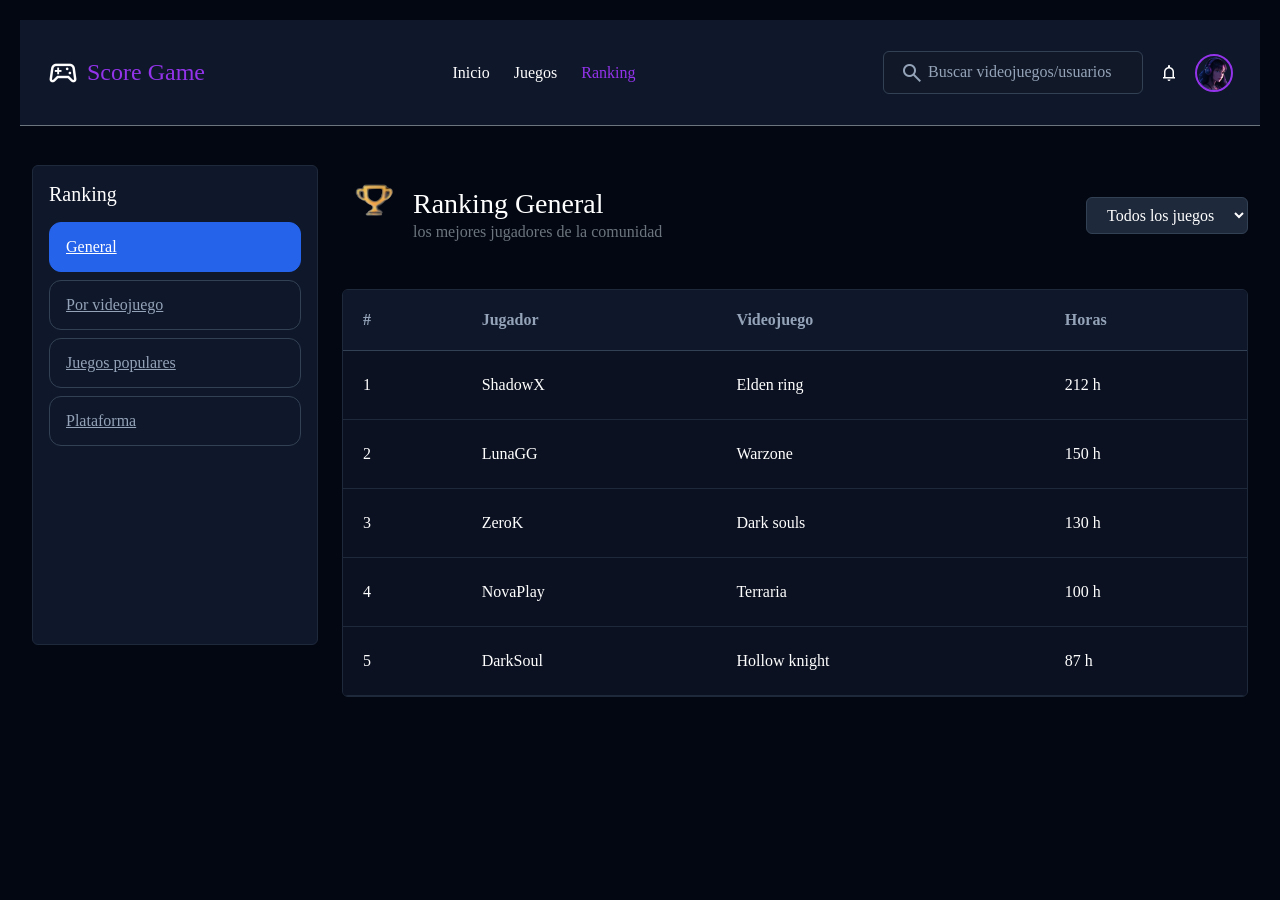
<file: Ranking/indexRanking.html>
<!DOCTYPE html>
<html lang="es" data-bs-theme="dark">

<head>
    <meta charset="UTF-8">
    <meta name="viewport" content="width=device-width, initial-scale=1.0">
    <title>Score Game - Ranking</title>

    <link href="https://cdn.jsdelivr.net/npm/bootstrap@5.3.8/dist/css/bootstrap.min.css" rel="stylesheet">
    <link href="https://fonts.googleapis.com/css2?family=Material+Symbols+Outlined" rel="stylesheet">
    <link rel="stylesheet" href="estilosRanking.css">
</head>

<body class="bg-oscuro">

    <header class="border-bottom border-secondary">
        <article class="container-fluid py-3 d-flex align-items-center justify-content-between">

            <article class="d-flex align-items-center gap-2">
                <span class="material-symbols-outlined fs-2">sports_esports</span>
                <h1 class="fs-4 m-0">Score Game</h1>
            </article>

            <nav class="d-none d-md-flex gap-4">
                <a class="nav-link" href="../index.html">Inicio</a>
                <a class="nav-link" href="#juegos">Juegos</a>
                <a class="nav-link active" href="#ranking">Ranking</a>
            </nav>

            <article class="d-flex align-items-center gap-3">

                <button class="buscador-header rounded px-3 py-2"
                    data-bs-toggle="modal" data-bs-target="#modalBusqueda">
                    <span class="material-symbols-outlined align-middle">search</span>
                    Buscar videojuegos/usuarios
                </button>

                <span class="material-symbols-outlined fs-5">notifications</span>

                <article class="avatar-perfil rounded-circle overflow-hidden">
                    <a href="../Perfil/indexPerfil.html"><img src="img/perfil.png" alt="Perfil"></a>
                </article>

            </article>
        </article>
    </header>

    <main id="inicio" class="container-fluid py-4">

        <article class="row g-4">

            <aside class="col-12 col-md-3">
                <article class="panel-lateral rounded p-3">

                    <h2 class="fs-5 mb-3">Ranking</h2>

                    <article class="d-flex flex-column gap-2">
                        <a class="btn-menu activo " href="#ranking">General</a>
                        <a class="btn-menu " href="#juegos">Por videojuego</a>
                        <a class="btn-menu " href="#juegos">Juegos populares</a>
                        <a class="btn-menu " href="#juegos">Plataforma</a>
                    </article>

                </article>
            </aside>

            <article id="ranking" class="col-12 col-md-9">

                <article class="d-flex justify-content-between align-items-center mb-4">

                    <article class="d-flex align-items-center gap-3">
                        <img src="img/copa.png" alt="Copa" class="icono-trofeo-grande">

                        <article>
                            <h2 class="fs-3 m-0">Ranking General</h2>
                            <p class="text-secondary m-0">los mejores jugadores de la comunidad</p>
                        </article>
                    </article>

                    <select id="filtroJuego" class="select-juegos rounded px-3 py-2 text-white">
                        <option value="Todos">Todos los juegos</option>
                        <option value="God of War">God of War</option>
                        <option value="FC 26">FC 26</option>
                        <option value="Among Us">Among Us</option>
                    </select>

                </article>

                <article id="juegos" class="tabla-contenedor rounded overflow-hidden">

                    <table class="table table-dark-custom mb-0">

                        <thead>
                            <tr>
                                <th>#</th>
                                <th>Jugador</th>
                                <th>Videojuego</th>
                                <th>Horas</th>
                            </tr>
                        </thead>

                        <tbody id="tablaRanking">
                            <tr>
                                <td>1</td>
                                <td>ShadowX</td>
                                <td>Elden ring</td>
                                <td>212 h</td>
                            </tr>
                            <tr>
                                <td>2</td>
                                <td>LunaGG</td>
                                <td>Warzone</td>
                                <td>150 h</td>
                            </tr>
                            <tr>
                                <td>3</td>
                                <td>ZeroK</td>
                                <td>Dark souls</td>
                                <td>130 h</td>
                            </tr>
                            <tr>
                                <td>4</td>
                                <td>NovaPlay</td>
                                <td>Terraria</td>
                                <td>100 h</td>
                            </tr>
                            <tr>
                                <td>5</td>
                                <td>DarkSoul</td>
                                <td>Hollow knight</td>
                                <td>87 h</td>
                            </tr>
                        </tbody>

                    </table>

                </article>

            </article>

        </article>

    </main>

    <div class="modal fade" id="modalBusqueda" tabindex="-1">

        <article class="modal-dialog modal-dialog-centered">
            <article class="modal-content card-busqueda p-3">

                <article class="d-flex justify-content-between align-items-center">
                    <h2 class="fs-5 m-0">Buscar</h2>

                    <button class="btn-close btn-close-white" data-bs-dismiss="modal"></button>
                </article>

                <input type="text" id="busqueda" class="form-control mt-3"
                    placeholder="Buscar videojuegos o usuarios">

                <article class="mt-3">
                    <p class="text-secondary mb-2">Resultados</p>

                    <article id="resultados" class="d-flex flex-column gap-2">
                        <article>God of War</article>
                        <article>FC 26</article>
                        <article>Among Us</article>
                    </article>
                </article>

            </article>
        </article>

    </div>

    <script src="https://cdn.jsdelivr.net/npm/bootstrap@5.3.8/dist/js/bootstrap.bundle.min.js"></script>


</body>
</html>
</file>
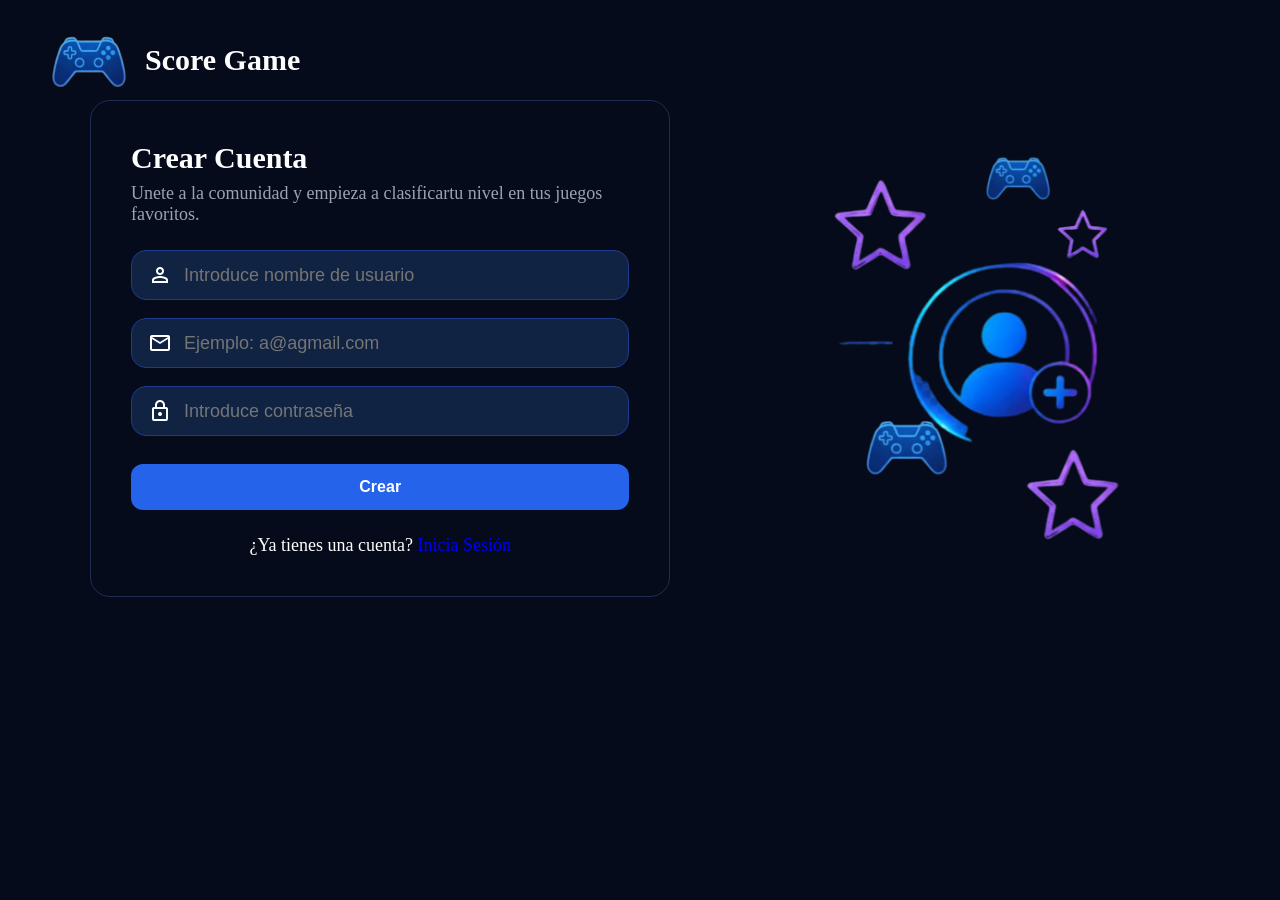
<file: Registro/indexRegistro.html>
<!DOCTYPE html>
<html lang="en">
<head>
    <meta charset="UTF-8">
    <meta name="viewport" content="width=device-width, initial-scale=1.0">
    <title>Crear Cuenta</title>
    <link rel="stylesheet" href="estilosRegistro.css">
    <link rel="stylesheet" href="https://fonts.googleapis.com/css2?family=Material+Symbols+Outlined:opsz,wght,FILL,GRAD@24,400,0,0" />
</head>
<body>
    <header>
        <img src="img/control chiquito.png" width="80px" height="60px">
        <a href="../index.html"><h2>Score Game</h2></a>
    </header>

    <main>
        <section id="formUsuario">
            <section class="encabezado-form">
                <h2>Crear Cuenta</h2>
                <p>Unete a la comunidad y empieza a clasificartu nivel en tus juegos favoritos.</p>
            </section>
            <form >
                <Section id="us" class="form">
                    <span class="material-symbols-outlined">person</span>
                    <input type="text" id="nom-usuario" placeholder="Introduce nombre de usuario">
                </Section>
                <Section id="gm" class="form">
                    <span class="material-symbols-outlined">mail</span>
                    <input type="email" id="email" placeholder="Ejemplo: a@agmail.com" >
                </Section>
                <Section id="pw" class="form">
                    <span class="material-symbols-outlined">lock</span>
                    <input type="password" id="contrasena" placeholder="Introduce contraseña" minlength="9" maxlength="9">
                    
                </Section>
                <button type="submit" class="btn-registrarse" onclick="crearCuenta();">Crear</button>
            </form>

            <p class="enlace-login">
                ¿Ya tienes una cuenta? <a href="../InicioSesion/indexSesion.html">Inicia Sesión</a>
            </p>
        </section>

        <section id="imagenFormUsuario">
            <img src="img/crear cuenta.png" >
        </section>
    </main>
    <script src="form.js"></script>
</body>
</html>
</file>
<file: estilos.css>
*{box-sizing:border-box;
margin:0;
padding:0;
}

body{
  background-color: #050B1A;
  color:#FFFFFF;
}

header{
  padding: 10px; 
  display:flex;
  flex-direction:row;
  height: 50px;;
  width:100%;
  gap: 130px;
  align-items: center;
}

h2{
    font-size: 23px;
}

main #banner #banner-texto a{
text-decoration: none;
color: white;
}

main #banner #banner-texto #explorar{
    width: 200px;
    background-color: #2563EB;
    border-radius: 15px;
}

header nav ul{
    display: flex;
    flex-direction: row;
    gap: 20px;
    font-size: 20px;
    list-style: none;
    
}

header nav ul li a:hover{
    color:#7C3AED;
}

header nav ul li a{
    text-decoration: none;
    color: #FFFFFF;
}

main{
    padding: 20px;
}

#banner{
    display: flex;
    justify-content: space-between;
    align-items: center;
    height: 300px;
    
}

#banner-texto{
    display: flex;
    flex-direction: column;
    justify-content: center;
    width: 450px;
    font-size: 25px;
    gap: 20px;
}

#categorias{
    display: flex;
    flex-direction: column;
    gap: 30px;
}

#busca{
    border:none;
    background:none ;
    outline: none;
}

#buscador{
    background-color: #102342;
    display: flex;
    align-items: center;
}

#lista-categorias{
    display: flex;
    flex-direction: row;
    justify-content:space-between;
}

.categoria{
    border: solid 2px black;
    padding: 10px;
    width: 25%;
    margin: 5px;
    height: 200px;
    border-radius: 20px;
    font-size: 20px;
}

#videojuego{
    background-color: #102342;
}

#generos{
    background-color: #3C1F6E;
}

#populares{
    background-color: #60194E;
}

#jugadores{
    background-color: #08546B;
}

input[type="search"]{
    width:250px ;
    height: 25px;
    background-color: #102342;
    border: none;
    color: #FFFFFF;
}

header #formularios{
    display: flex;
    justify-content: space-between;
    width:auto;
    height:30px;
    color: #FFFFFF;
    font-size:15px;
    gap: 20px;

}

header #formularios a{
    text-decoration: none;
    color: white;
}

header #formularios a:hover{
    color:#7C3AED;
    border-radius: 15px;
}

#banner button{
    width: 150px;
    height: 30px;
    display: flex;
    justify-content: flex-start;
    align-items: center;
    border: none;
    border-radius: 15px;
    padding: 5px;
    background-color: #2563EB;
    color: #FFFFFF;
    font-size: 15px;
    gap: 7px;
}

.categoria .material-symbols-outlined{
    float: right;
}

.modal_admin{
    background-color: #050B1A;
    color: white;
}
</file>
<file: Admin/estilosAdmin.css>
*{box-sizing:border-box;
margin:0;
padding:0;
}

body{
  background-color: #050B1A;
  color:#FFFFFF;
}

header{
  padding: 10px; 
  display:flex;
  flex-direction:row;
  height: 50px;;
  width:100%;
  gap: 130px;
  align-items: center;
  border-bottom: white 2px solid;
}

header nav ul{
    display: flex;
    flex-direction: row;
    gap: 20px;
    font-size: 20px;
    list-style: none;
    
}

header nav ul li a:hover{
    color:#7C3AED;
}

header a{
    text-decoration: none;
    color: #FFFFFF;
}

.imag{
    float: right;
}
</file>
<file: InicioSesion/estilosSesion.css>
*{box-sizing:border-box;
margin:0;
padding:0;
}

body{
  background-color: #050B1A;
  color:#FFFFFF;
  padding: 20px 40px;
}

header{
    padding: 10px;
    display: flex;
    flex-direction: row;
    align-items: center;
    gap: 15px;
    font-size: 20px;
}

header a{
    text-decoration: none;
    color: #FFFFFF;
}

header a:hover{
    color: #7C3AED;
}

main{
    display: flex;
    flex-direction: row;
    align-items: center;
    justify-content: space-between;
    gap: 50px;
    max-width: 1200px;
}

#formUsuario{
    margin-left: 50px;
    width: 50%;
    display: flex;
    flex-direction: column;
    justify-content: left;
    padding: 40px;
    gap: 25px;
    border: 1px solid #1D2E54;
    border-radius: 20px;
}

.encabezado-form h2 {
    font-size: 30px;
    font-weight: 700;
    margin-bottom: 8px;
}

.encabezado-form p {
    color: #9CA3AF;
    font-size: 18px;
}
form {
    display: flex;
    flex-direction: column;
    gap: 18px;
}

.form{
    background-color: #122242;
    border: 1px solid #1E3A8A;
    border-radius: 12px;
    display: flex;
    align-items: center;
    padding: 12px 16px;
    gap: 12px;
}


.form scan{
    color: #9CA3AF;
}

.form input {
    background: transparent;
    border: none;
    outline: none;
    color: #FFFFFF;
    font-size: 18px;
    width: 100%;
}

.btn-sesion {
    background-color: #2563EB;
    color: #FFFFFF;
    border: none;
    border-radius: 12px;
    padding: 14px;
    font-size: 1rem;
    font-weight: 600;
    cursor: pointer;
    margin-top: 10px;
}

.btn-sesion:hover {
    background-color: #1D4ED8;
}

.enlace-login{
    text-align: center;
    font-size: 18px;
}

.enlace-login a:hover {
    text-decoration: underline;
}

#imagenFormUsuario{
    display: flex;
    justify-content: center;
    align-items: center;
    width: 45%;
}
a{
    text-decoration: none;
}

#email{
    border: none;
    background: none;
    outline: none;
}

#contrasena{
    border: none;
    background: none;
    outline: none;
}

#gm{
    background-color: #102342;
    display: flex;
    align-items: center;
    border-radius: 15px;
}

#pw{
    background-color: #102342;
    display: flex;
    align-items: center;
    border-radius: 15px;
}

.opciones-extras {
    display: flex;
    justify-content: space-between;
    align-items: center;
    font-size: 15px;
}

.recordar {
    display: flex;
    align-items: center;
    gap: 8px;
    color: #9CA3AF;
    cursor: pointer;
}

.olvido-pass {
    color: #A855F7; 
}

.olvido-pass:hover {
    text-decoration: underline;
}
</file>
<file: Perfil/estilosPerfil.css>
body {
    background-color: #050B1A;
    color: #FFFFFF;
}

.menu-link {
    text-decoration: none;
    color: #FFFFFF;
}

.menu-link:hover {
    color: #A855F7;
}

#banner-perfil {
    min-height: 240px;
    display: flex;
    align-items: flex-end;
    border: 1px solid #3C1F6E;
}

.avatar-grande {
    width: 120px;
    height: 120px;
    object-fit: cover;
    border: 3px solid #A855F7;
    margin-bottom: -20px;
    box-shadow: 0 4px 15px rgba(0,0,0,0.5);
    position: relative;
    z-index: 2;
}

.juego-fav-img {
    width: 80px;
    height: 100px;
    object-fit: cover;
    border: 1px solid #1E3A8A;
}

.nav-perfil {
    display: flex;
    gap: 30px;
    border-bottom: 1px solid #1E3A8A;
}

.nav-perfil a {
    color: #9CA3AF;
    text-decoration: none;
    padding-bottom: 10px;
    font-size: 16px;
}

.nav-perfil a.active {
    color: #FFFFFF;
    border-bottom: 3px solid #2563EB;
    font-weight: bold;
}

.tarjeta-perfil {
    background-color: #102342;
    border: 1px solid #1E3A8A;
}

.modal_admin {
    background-color: #050B1A;
    color: white;
}

.campo-label-input {
    display: flex;
    flex-direction: column;
    gap: 6px;
}

.campo-label-input label {
    font-size: 14px;
    color: #9CA3AF;
}

.campo-label-input .form {
    background-color: #122242;
    border: 1px solid #1E3A8A;
    border-radius: 12px;
    display: flex;
    align-items: center;
    padding: 10px 16px;
    gap: 12px;
}

.campo-label-input .form input {
    background: transparent;
    color: #FFFFFF;
    font-size: 16px;
    width: 100%;
}

.campo-label-input .form span {
    color: #9CA3AF;
}

.btn-sesion {
    background-color: #2563EB;
    color: #FFFFFF;
    border-radius: 12px;
    padding: 12px;
    font-size: 1rem;
    font-weight: 600;
    cursor: pointer;
    margin-top: 10px;
}

.btn-sesion:hover {
    background-color: #1D4ED8;
}
</file>
<file: Ranking/estilosRanking.css>
* {
    box-sizing: border-box;
    margin: 0;
    padding: 0;
}

body {
    background-color: #030712;
    padding: 20px;
    font-family: "Times New Roman", Times, serif;
    color: white;
}

header {
    background-color: #0F172A;
    border-bottom: 1px solid #334155;
    padding: 15px;
}

header h1 {
    color: #9333EA;
}

header nav {
    display: flex;
    gap: 20px;
}

.nav-link {
    color: white;
    text-decoration: none;
}

.nav-link:hover {
    color: #9333EA;
}

.nav-link.active {
    color: #9333EA;
}

.material-symbols-outlined {
    font-family: "Material Symbols Outlined";
    font-weight: normal;
    font-style: normal;
    font-size: 24px;
    display: inline-block;
}

.buscador-header {
    background-color: #111827;
    border: 1px solid #334155;
    color: #94A3B8;
    padding: 10px;
    width: 260px;
    text-align: left;
    cursor: pointer;
}

.avatar-perfil {
    width: 38px;
    height: 38px;
    border: 2px solid #9333EA;
}

.avatar-perfil img {
    width: 100%;
    height: 100%;
}

main {
    margin-top: 15px;
    color: white;
}

.panel-lateral {
    background-color: #0F172A;
    border: 1px solid #1E293B;
    min-height: 480px;
}

.panel-lateral h2 {
    margin-bottom: 20px;
}

.btn-menu {
    display: block;
    background-color: transparent;
    color: #94A3B8;
    border: 1px solid #334155;
    border-radius: 12px;
    padding: 12px 16px;
    text-align: left;
}

.btn-menu:hover {
    background-color: #1E293B;
    color: white;
}

.btn-menu.activo {
    background-color: #2563EB;
    color: white;
    border-color: #2563EB;
}

.icono-trofeo-grande {
    width: 55px;
    height: 100px;
}

.select-juegos {
    background-color: #1E293B;
    border: 1px solid #334155;
    color: white;
    padding: 10px;
}

.tabla-contenedor {
    background-color: #0B1120;
    border: 1px solid #1E293B;
}

.table-dark-custom {
    width: 100%;
    color: white;
}

.table-dark-custom th {
    background-color: #0F172A;
    color: #94A3B8;
    padding: 18px 20px;
    border-bottom: 1px solid #334155;
    text-align: left;
}

.table-dark-custom td {
    background-color: #0B1120;
    color: white;
    padding: 22px 20px;
    border-bottom: 1px solid #1E293B;
}

.table-dark-custom tr:hover td {
    background-color: #1E293B;
}

.card-busqueda {
    background-color: #0B1120;
    color: white;
    border: 1px solid #334155;
}

.card-busqueda input {
    background-color: #111827;
    color: white;
    border: 1px solid #334155;
    padding: 10px;
}

.card-busqueda input::placeholder {
    color: #94A3B8;
}

#resultados article {
    background-color: #0F172A;
    border: 1px solid #1E293B;
    padding: 10px;
}

#resultados article:hover {
    background-color: #1E293B;
}

@media (max-width: 768px) {
    body {
        padding: 10px;
    }

    .buscador-header {
        width: 180px;
        font-size: 12px;
    }

    .panel-lateral {
        min-height: auto;
    }

    .icono-trofeo-grande {
        width: 45px;
        height: 45px;
    }

    .select-juegos {
        width: 100%;
    }

    .table-dark-custom th {
        padding: 8px;
    }

    .table-dark-custom td {
        padding: 8px;
    }
}
</file>
<file: Registro/estilosRegistro.css>
*{box-sizing:border-box;
margin:0;
padding:0;
}

body{
  background-color: #050B1A;
  color:#FFFFFF;
  padding: 20px 40px;
}

header{
    padding: 10px;
    display: flex;
    flex-direction: row;
    align-items: center;
    gap: 15px;
    font-size: 20px;
}

header a{
    text-decoration: none;
    color: #FFFFFF;
}

header a:hover{
    color: #7C3AED;
}

main{
    display: flex;
    flex-direction: row;
    align-items: center;
    justify-content: space-between;
    gap: 50px;
    max-width: 1200px;
}

#formUsuario{
    margin-left: 50px;
    width: 50%;
    display: flex;
    flex-direction: column;
    justify-content: left;
    padding: 40px;
    gap: 25px;
    border: 1px solid #1D2E54;
    border-radius: 20px;
}

.encabezado-form h2 {
    font-size: 30px;
    font-weight: 700;
    margin-bottom: 8px;
}

.encabezado-form p {
    color: #9CA3AF;
    font-size: 18px;
}
form {
    display: flex;
    flex-direction: column;
    gap: 18px;
}

.form{
    background-color: #122242;
    border: 1px solid #1E3A8A;
    border-radius: 12px;
    display: flex;
    align-items: center;
    padding: 12px 16px;
    gap: 12px;
}


.form scan{
    color: #9CA3AF;
}

.form input {
    background: transparent;
    border: none;
    outline: none;
    color: #FFFFFF;
    font-size: 18px;
    width: 100%;
}

.btn-registrarse {
    background-color: #2563EB;
    color: #FFFFFF;
    border: none;
    border-radius: 12px;
    padding: 14px;
    font-size: 1rem;
    font-weight: 600;
    cursor: pointer;
    margin-top: 10px;
}

.btn-registrarse:hover {
    background-color: #1D4ED8;
}

.enlace-login{
    text-align: center;
    font-size: 18px;
}

.enlace-login a:hover {
    text-decoration: underline;
}

#imagenFormUsuario{
    display: flex;
    justify-content: center;
    align-items: center;
    width: 45%;
}
a{
    text-decoration: none;
}

#nom-usuario{
    border: none;
    background: none;
    outline: none;
}

#email{
    border: none;
    background: none;
    outline: none;
}

#contrasena{
    border: none;
    background: none;
    outline: none;
}

#us{
    background-color: #102342;
    display: flex;
    align-items: center;
    border-radius: 15px;
}

#gm{
    background-color: #102342;
    display: flex;
    align-items: center;
    border-radius: 15px;
}

#pw{
    background-color: #102342;
    display: flex;
    align-items: center;
    border-radius: 15px;
}
</file>
